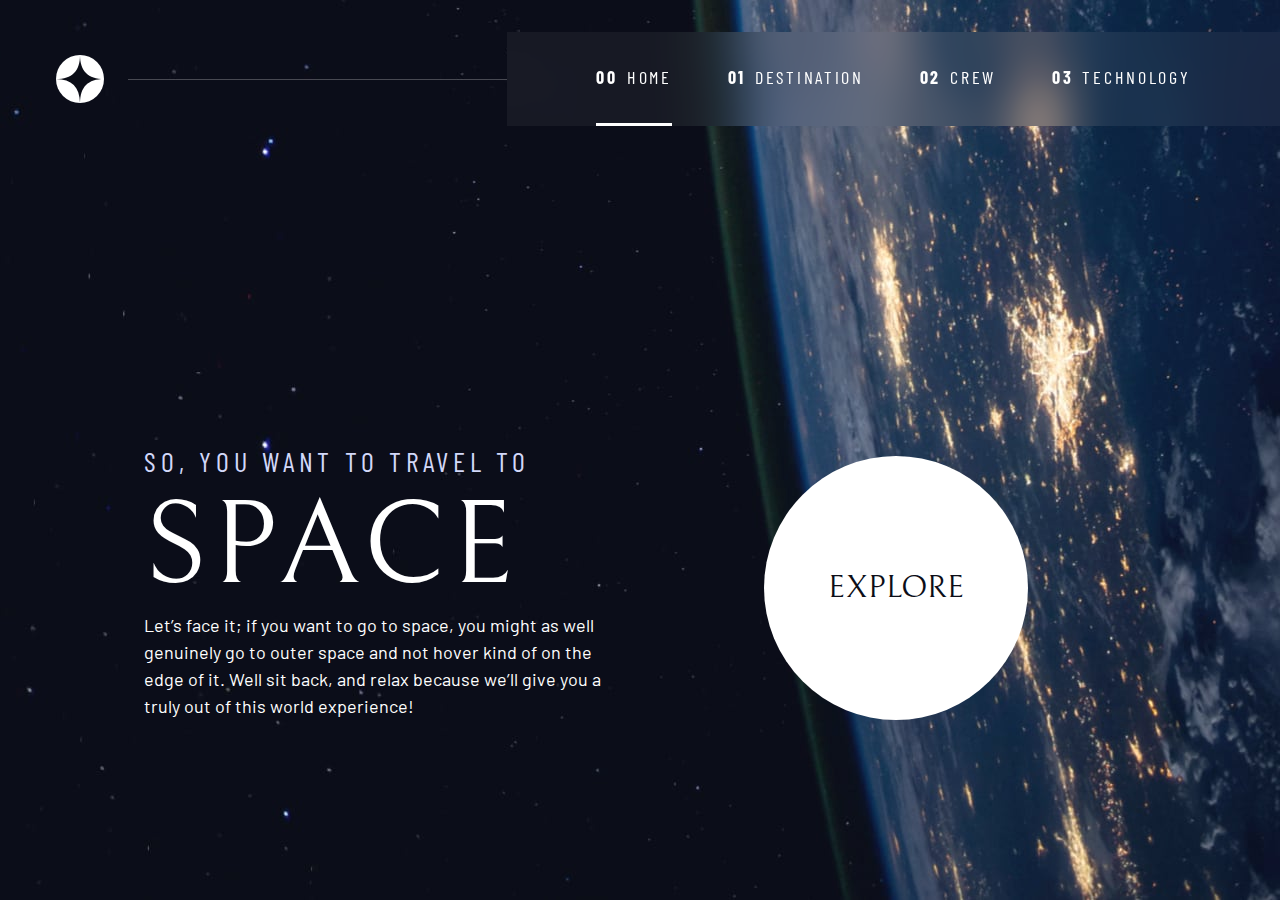
<file: index.html>
<!DOCTYPE html>
<html lang="en">
  <head>
    <meta charset="UTF-8" />
    <meta name="viewport" content="width=device-width, initial-scale=1.0" />
    <!-- Google fonts -->
    <link rel="preconnect" href="https://fonts.googleapis.com" />
    <link rel="preconnect" href="https://fonts.gstatic.com" crossorigin />
    <link
      href="https://fonts.googleapis.com/css2?family=Barlow+Condensed:wght@400;700&family=Bellefair&family=Barlow:wght@400;700&display=swap"
      rel="stylesheet"
    />
    <!-- icon -->
    <link
      rel="icon"
      type="image/png"
      sizes="32x32"
      href="./assets/favicon-32x32.png"
    />
    <!-- custom CSS -->
    <link rel="stylesheet" href="index.css" />
    <title>Frontend Mentor | Space tourism website</title>
    <script src="navigation.js" defer></script>
  </head>
  <body class="home">
    <a class="skip-to-content" href="#main">Skip to content</a>
    <header class="primary-header flex">
      <div>
        <img
          src="./assets/shared/logo.svg"
          alt="space tourism logo"
          class="logo"
        />
      </div>
      <button class="mobile-nav-toggle" aria-controls="primary-navigation" aria-expanded="false"><span class="sr-only">Menu</span></button>
      <nav>
        <ul id="primary-navigation" data-visible="false" class="primary-navigation underline-indicators flex">
          <li class="active">
            <a
              class="ff-sans-cond uppercase text-white letter-spacing-2"
              href="index.html"
              ><span aria-hidden="true">00</span>Home</a
            >
          </li>
          <li>
            <a
              class="ff-sans-cond uppercase text-white letter-spacing-2"
              href="destination.html"
              ><span aria-hidden="true">01</span>Destination</a
            >
          </li>
          <li>
            <a
              class="ff-sans-cond uppercase text-white letter-spacing-2"
              href="crew.html"
              ><span aria-hidden="true">02</span>Crew</a
            >
          </li>
          <li>
            <a
              class="ff-sans-cond uppercase text-white letter-spacing-2"
              href="technology.html"
              ><span aria-hidden="true">03</span>Technology</a
            >
          </li>
        </ul>
      </nav>
    </header>

    <main id="main" class="grid-container grid-container--home">
      <div>
        <h1 class="text-accent fs-500 ff-sans-cond uppercase letter-spacing-1">
          So, you want to travel to
          <span class="fs-900 ff-serif text-white d-block">Space</span>
        </h1>
        <p id="home-text">
          Let’s face it; if you want to go to space, you might as well genuinely
          go to outer space and not hover kind of on the edge of it. Well sit
          back, and relax because we’ll give you a truly out of this world
          experience!
        </p>
      </div>
      <div>
        <a
          href="destination.html"
          class="large-button bg-white text-dark uppercase ff-serif"
          >Explore</a
        >
      </div>
    </main>
  </body>
</html>
</file>
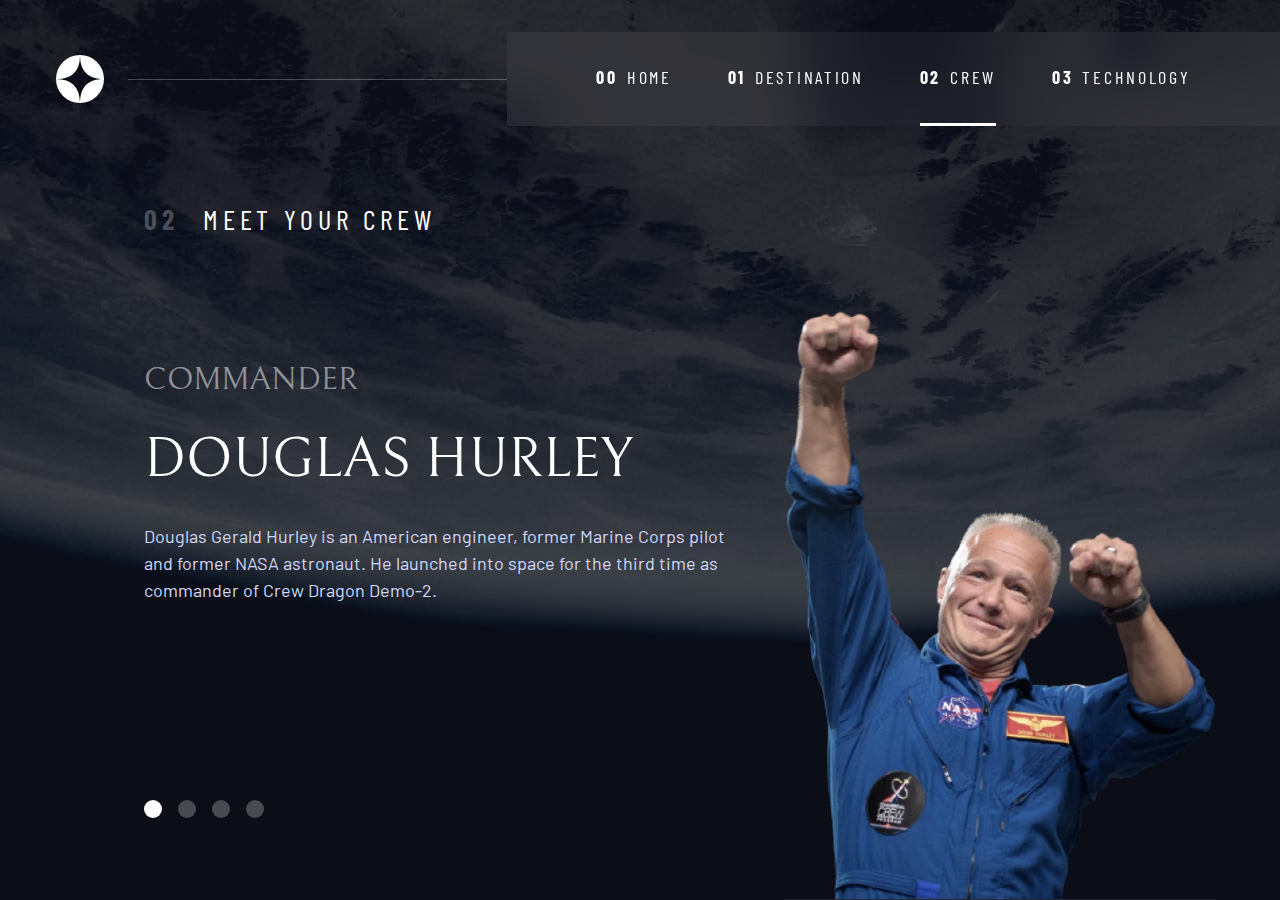
<file: crew.html>
<!DOCTYPE html>
<html lang="en">
  <head>
    <meta charset="UTF-8" />
    <meta name="viewport" content="width=device-width, initial-scale=1.0" />
    <!-- Google fonts -->
    <link rel="preconnect" href="https://fonts.googleapis.com" />
    <link rel="preconnect" href="https://fonts.gstatic.com" crossorigin />
    <link
      href="https://fonts.googleapis.com/css2?family=Barlow+Condensed:wght@400;700&family=Bellefair&family=Barlow:wght@400;700&display=swap"
      rel="stylesheet"
    />
    <!-- icon -->
    <link
      rel="icon"
      type="image/png"
      sizes="32x32"
      href="./assets/favicon-32x32.png"
    />
    <!-- custom CSS -->
    <link rel="stylesheet" href="index.css" />
    <title>Frontend Mentor | Space tourism website</title>
    <script src="navigation.js" defer></script>
    <script src="tabs.js" defer></script>
  </head>
  <body class="crew">
    <a class="skip-to-content" href="#main">Skip to content</a>
    <header class="primary-header flex">
      <div>
        <img
          src="./assets/shared/logo.svg"
          alt="space tourism logo"
          class="logo"
        />
      </div>
      <button
        class="mobile-nav-toggle"
        aria-controls="primary-navigation"
        aria-expanded="false"
      >
        <span class="sr-only">Menu</span>
      </button>
      <nav>
        <ul
          id="primary-navigation"
          data-visible="false"
          class="primary-navigation underline-indicators flex"
        >
          <li>
            <a
              class="ff-sans-cond uppercase text-white letter-spacing-2"
              href="index.html"
              ><span aria-hidden="true">00</span>Home</a
            >
          </li>
          <li>
            <a
              class="ff-sans-cond uppercase text-white letter-spacing-2"
              href="destination.html"
              ><span aria-hidden="true">01</span>Destination</a
            >
          </li>
          <li class="active">
            <a
              class="ff-sans-cond uppercase text-white letter-spacing-2"
              href="crew.html"
              ><span aria-hidden="true">02</span>Crew</a
            >
          </li>
          <li>
            <a
              class="ff-sans-cond uppercase text-white letter-spacing-2"
              href="technology.html"
              ><span aria-hidden="true">03</span>Technology</a
            >
          </li>
        </ul>
      </nav>
    </header>
    <main id="main" class="grid-container grid-container--crew flow">
      <h1 class="numbered-title"><span aria-hidden="true">02</span> Meet your crew</h1>

      <div class="dot-indicators flex" role="tablist" aria-label="crew list">
        <button aria-selected="true" role="tab" aria-controls="commander-tab" tabindex="0" data-image="commander-image"><span class="sr-only">The Commander</span></button>
        <button aria-selected="false" role="tab" aria-controls="specialist-tab" tabindex="-1" data-image="specialist-image"><span class="sr-only">The mission specialist</span></button>
        <button aria-selected="false" role="tab" aria-controls="pilot-tab" tabindex="-1" data-image="pilot-image"><span class="sr-only">The pilot</span></button>
        <button aria-selected="false" role="tab" aria-controls="engineer-tab" tabindex="-1" data-image="engineer-image"><span class="sr-only">The crew engineer</span></button>
      </div>

      <!-- Commander Tab -->
      <article class="crew-details flow" id="commander-tab" tabindex="0" role="tabpanel">
        <header class="flow flow-space--small">
          <h2 class="fs-600 ff-serif uppercase">Commander</h2>
          <p class="fs-700 uppercase ff-serif">Douglas Hurley</p>
        </header>
        <p class="text-accent">
          Douglas Gerald Hurley is an American engineer, former Marine
          Corps pilot and former NASA astronaut. He launched into space for the third
          time as commander of Crew Dragon Demo-2.
        </p>
      </article>

      <!-- Specialist Tab -->
      <article hidden class="crew-details flow" id="specialist-tab" tabindex="0" role="tabpanel">
        <header class="flow flow-space--small">
          <h2 class="fs-600 ff-serif uppercase">Mission Specialist</h2>
          <p class="fs-700 uppercase ff-serif">Mark Shuttleworth</p>
        </header>
        <p class="text-accent">
          Mark Richard Shuttleworth is the founder and CEO of Canonical, the company behind 
          the Linux-based Ubuntu operating system. Shuttleworth became the first South 
          African to travel to space as a space tourist.
        </p>
      </article>

      <!-- Pilot Tab -->
      <article hidden class="crew-details flow" id="pilot-tab" tabindex="0" role="tabpanel">
        <header class="flow flow-space--small">
          <h2 class="fs-600 ff-serif uppercase">Pilot</h2>
          <p class="fs-700 uppercase ff-serif">Victor Glover</p>
        </header>
        <p class="text-accent">
          Pilot on the first operational flight of the SpaceX Crew Dragon to the 
          International Space Station. Glover is a commander in the U.S. Navy where 
          he pilots an F/A-18.He was a crew member of Expedition 64, and served as a 
          station systems flight engineer. 
        </p>
      </article>

      <!-- Engineer Tab -->
      <article hidden class="crew-details flow" id="engineer-tab" tabindex="0" role="tabpanel">
        <header class="flow flow-space--small">
          <h2 class="fs-600 ff-serif uppercase">Flight Engineer</h2>
          <p class="fs-700 uppercase ff-serif">Anousheh Ansari</p>
        </header>
        <p class="text-accent">
          Anousheh Ansari is an Iranian American engineer and co-founder of Prodea Systems. 
          Ansari was the fourth self-funded space tourist, the first self-funded woman to 
          fly to the ISS, and the first Iranian in space.
        </p>
      </article>

      <picture id="commander-image">
        <source srcset="assets/crew/image-douglas-hurley.webp" type="image/webp">
        <img src="assets/crew/image-douglas-hurley.png" alt="Douglas Hurley">
      </picture>
      <picture id="specialist-image" hidden>
        <source srcset="assets/crew/image-mark-shuttleworth.webp" type="image/webp">
        <img src="assets/crew/image-mark-shuttleworth.png" alt="Mark Shuttleworth">
      </picture>
      <picture id="pilot-image" hidden>
        <source srcset="assets/crew/image-victor-glover.webp" type="image/webp">
        <img src="assets/crew/image-victor-glover.png" alt="Victor Glover">
      </picture>
      <picture id="engineer-image" hidden>
        <source srcset="assets/crew/image-anousheh-ansari.webp" type="image/webp">
        <img src="assets/crew/image-anousheh-ansari.png" alt="Anousheh Ansari">
      </picture>
    </main>
  </body>
</html>
</file>
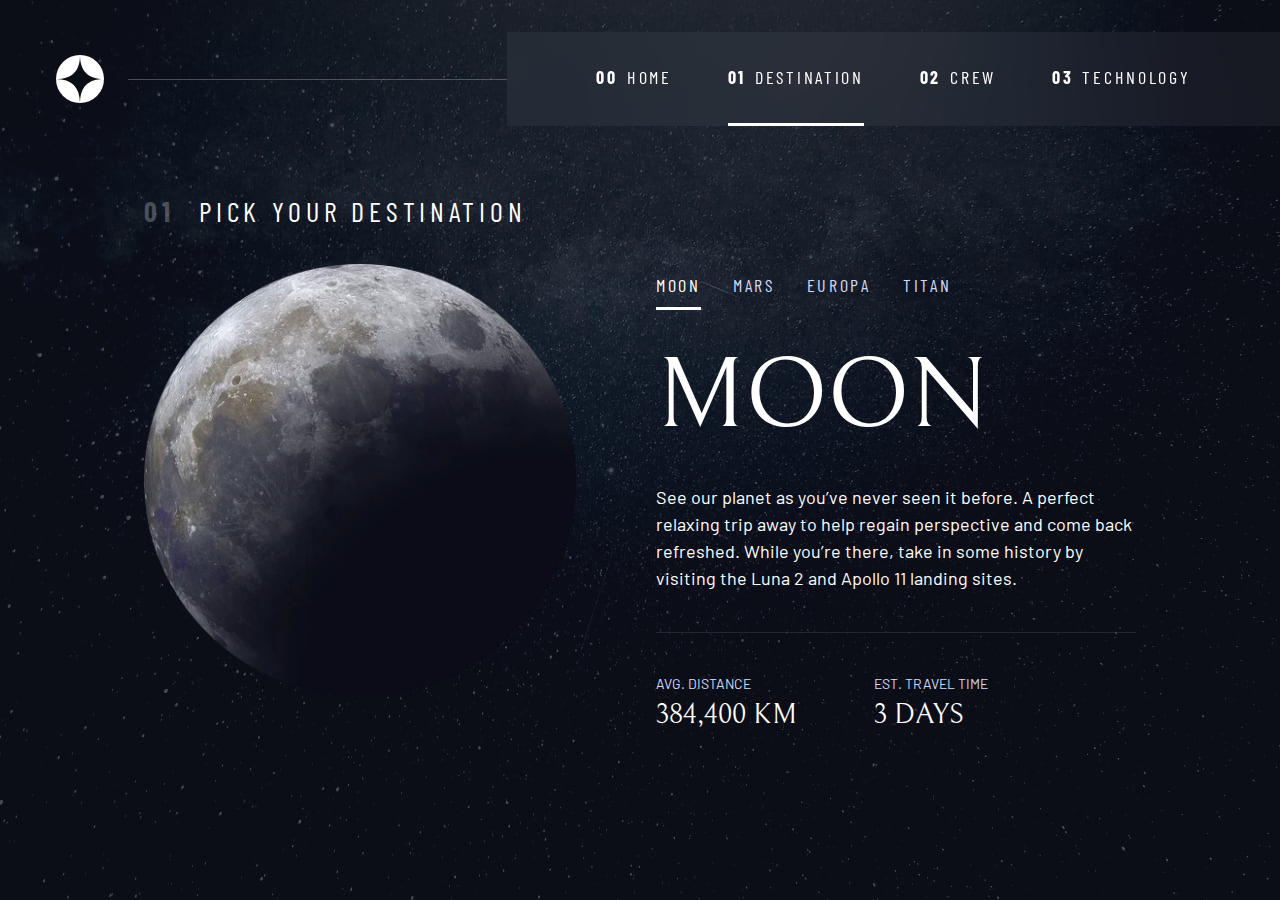
<file: destination.html>
<!DOCTYPE html>
<html lang="en">
  <head>
    <meta charset="UTF-8" />
    <meta name="viewport" content="width=device-width, initial-scale=1.0" />
    <!-- Google fonts -->
    <link rel="preconnect" href="https://fonts.googleapis.com" />
    <link rel="preconnect" href="https://fonts.gstatic.com" crossorigin />
    <link
      href="https://fonts.googleapis.com/css2?family=Barlow+Condensed:wght@400;700&family=Bellefair&family=Barlow:wght@400;700&display=swap"
      rel="stylesheet"
    />
    <!-- icon -->
    <link
      rel="icon"
      type="image/png"
      sizes="32x32"
      href="./assets/favicon-32x32.png"
    />
    <!-- custom CSS -->
    <link rel="stylesheet" href="index.css" />
    <title>Frontend Mentor | Space tourism website</title>
    <script src="navigation.js" defer></script>
    <script src="tabs.js" defer></script>
  </head>
  <body class="destination">
    <a class="skip-to-content" href="#main">Skip to content</a>
    <header class="primary-header flex">
      <div>
        <img
          src="./assets/shared/logo.svg"
          alt="space tourism logo"
          class="logo"
        />
      </div>
      <button
        class="mobile-nav-toggle"
        aria-controls="primary-navigation"
        aria-expanded="false"
      >
        <span class="sr-only">Menu</span>
      </button>
      <nav>
        <ul
          id="primary-navigation"
          data-visible="false"
          class="primary-navigation underline-indicators flex"
        >
          <li>
            <a
              class="ff-sans-cond uppercase text-white letter-spacing-2"
              href="index.html"
              ><span aria-hidden="true">00</span>Home</a
            >
          </li>
          <li class="active">
            <a
              class="ff-sans-cond uppercase text-white letter-spacing-2"
              href="destination.html"
              ><span aria-hidden="true">01</span>Destination</a
            >
          </li>
          <li>
            <a
              class="ff-sans-cond uppercase text-white letter-spacing-2"
              href="crew.html"
              ><span aria-hidden="true">02</span>Crew</a
            >
          </li>
          <li>
            <a
              class="ff-sans-cond uppercase text-white letter-spacing-2"
              href="technology.html"
              ><span aria-hidden="true">03</span>Technology</a
            >
          </li>
        </ul>
      </nav>
    </header>

    <main id="main" class="grid-container grid-container--destination flow">
      <h1 class="numbered-title">
        <span aria-hidden="true">01</span> Pick your destination
      </h1>

      <!-- Pictures for each planet. Controlled by tabs -->
      <picture id="moon-image">
        <source srcset="assets/destination/image-moon.webp" type="image/webp" />
        <img src="assets/destination/image-moon.png" alt="the moon" />
      </picture>
      <picture id="mars-image" hidden>
        <source srcset="assets/destination/image-mars.webp" type="image/webp" />
        <img src="assets/destination/image-mars.png" alt="the planet mars" />
      </picture>
      <picture id="europa-image" hidden>
        <source
          srcset="assets/destination/image-europa.webp"
          type="image/webp"
        />
        <img
          src="assets/destination/image-europa.png"
          alt="the planet europa"
        />
      </picture>
      <picture id="titan-image" hidden>
        <source
          srcset="assets/destination/image-titan.webp"
          type="image/webp"
        />
        <img src="assets/destination/image-titan.png" alt="the moon titan" />
      </picture>

      <!-- Buttons for tabs between planets -->
      <div class="tab-list underline-indicators flex" role="tablist" aria-label="destination list">
        <button aria-selected="true" role="tab" aria-controls="moon-tab" class="uppercase ff-sans-cond text-accent letter-spacing-2" tabindex="0" data-image="moon-image">Moon</button>
        <button aria-selected="false" role="tab" aria-controls="mars-tab" class="uppercase ff-sans-cond text-accent letter-spacing-2" tabindex="-1" data-image="mars-image">Mars</button>
        <button aria-selected="false" role="tab" aria-controls="europa-tab" class="uppercase ff-sans-cond text-accent letter-spacing-2" tabindex="-1" data-image="europa-image">Europa</button>
        <button aria-selected="false" role="tab" aria-controls="titan-tab" class="uppercase ff-sans-cond text-accent letter-spacing-2" tabindex="-1" data-image="titan-image">Titan</button>
    </div>

      <!-- The moon -->
    <article class="destination-info flow" id="moon-tab" tabindex="0" role="tabpanel">
      <h2 class="fs-800 uppercase ff-serif">Moon</h2>

      <p>See our planet as you’ve never seen it before. A perfect relaxing trip away to help 
      regain perspective and come back refreshed. While you’re there, take in some history 
      by visiting the Luna 2 and Apollo 11 landing sites.</p>
      
      <div class="destination-meta flex">
        <div>
          <h3 class="text-accent fs-200 uppercase">Avg. distance</h3>
          <p class="ff-serif uppercase">384,400 km</p>
        </div>
        <div>
          <h3 class="text-accent fs-200 uppercase">Est. travel time</h3>
          <p class="ff-serif uppercase">3 days</p>
        </div>
      </div>
    </article>
    
    <!-- Mars -->
    <article hidden class="destination-info flow" id="mars-tab" tabindex="0" role="tabpanel">
      <h2 class="fs-800 uppercase ff-serif">Mars</h2>

      <p>Don’t forget to pack your hiking boots. You’ll need them to tackle Olympus Mons, 
  the tallest planetary mountain in our solar system. It’s two and a half times 
  the size of Everest!</p>
      
      <div class="destination-meta flex">
        <div>
          <h3 class="text-accent fs-200 uppercase">Avg. distance</h3>
          <p class="ff-serif uppercase">225 mil. km</p>
        </div>
        <div>
          <h3 class="text-accent fs-200 uppercase">Est. travel time</h3>
          <p class="ff-serif uppercase">9 months</p>
        </div>
      </div>
    </article>
    
    <!-- Europa -->
    <article hidden class="destination-info flow" id="europa-tab" tabindex="0" role="tabpanel">
      <h2 class="fs-800 uppercase ff-serif">Europa</h2>

      <p>The smallest of the four Galilean moons orbiting Jupiter, Europa is a 
  winter lover’s dream. With an icy surface, it’s perfect for a bit of 
  ice skating, curling, hockey, or simple relaxation in your snug 
  wintery cabin.</p>
      <div class="destination-meta flex">
        <div>
          <h3 class="text-accent fs-200 uppercase">Avg. distance</h3>
          <p class="ff-serif uppercase">628 mil. km</p>
        </div>
        <div>
          <h3 class="text-accent fs-200 uppercase">Est. travel time</h3>
          <p class="ff-serif uppercase">3 years</p>
        </div>
      </div>
    </article>
    
    <!-- Titan -->
    <article hidden class="destination-info flow" id="titan-tab" tabindex="0" role="tabpanel">
      <h2 class="fs-800 uppercase ff-serif">Titan</h2>

      <p>The only moon known to have a dense atmosphere other than Earth, Titan 
  is a home away from home (just a few hundred degrees colder!). As a 
  bonus, you get striking views of the Rings of Saturn.</p>
      
      <div class="destination-meta flex">
        <div>
          <h3 class="text-accent fs-200 uppercase">Avg. distance</h3>
          <p class="ff-serif uppercase">1.6 bil. km</p>
        </div>
        <div>
          <h3 class="text-accent fs-200 uppercase">Est. travel time</h3>
          <p class="ff-serif uppercase">7 years</p>
        </div>
      </div>
    </article>
    </main>
  </body>
</html>
</file>
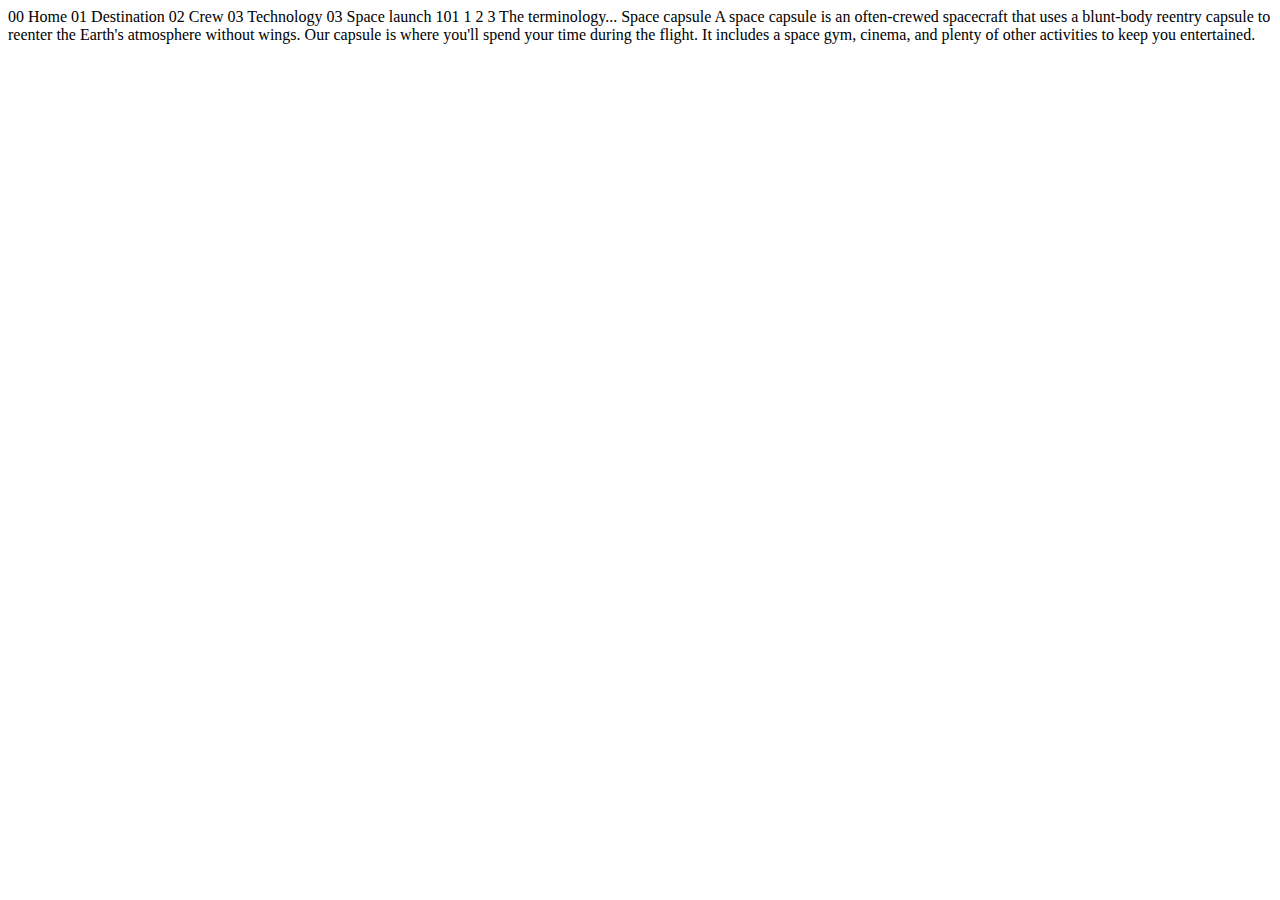
<file: technology-capsule.html>
<!DOCTYPE html>
<html lang="en">
<head>
  <meta charset="UTF-8">
  <meta name="viewport" content="width=device-width, initial-scale=1.0">

  <link rel="icon" type="image/png" sizes="32x32" href="./assets/favicon-32x32.png">
  
  <title>Frontend Mentor | Space tourism website</title>
</head>
<body>

  00 Home
  01 Destination
  02 Crew
  03 Technology

  03 Space launch 101

  1
  2
  3

  The terminology...
  Space capsule

  A space capsule is an often-crewed spacecraft that uses a blunt-body reentry 
  capsule to reenter the Earth's atmosphere without wings. Our capsule is where 
  you'll spend your time during the flight. It includes a space gym, cinema, 
  and plenty of other activities to keep you entertained.
</body>
</html>
</file>
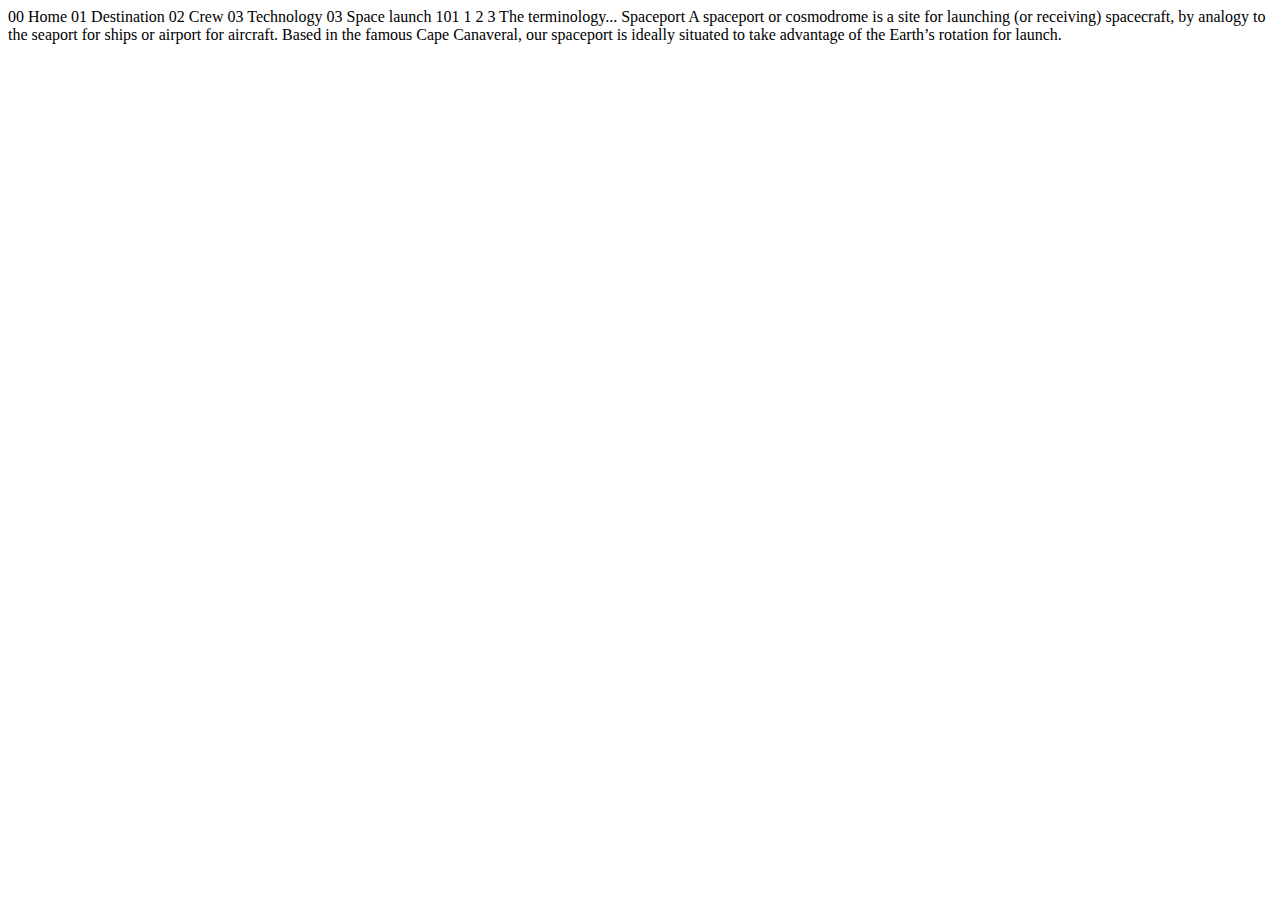
<file: technology-spaceport.html>
<!DOCTYPE html>
<html lang="en">
<head>
  <meta charset="UTF-8">
  <meta name="viewport" content="width=device-width, initial-scale=1.0">

  <link rel="icon" type="image/png" sizes="32x32" href="./assets/favicon-32x32.png">
  
  <title>Frontend Mentor | Space tourism website</title>
</head>
<body>

  00 Home
  01 Destination
  02 Crew
  03 Technology

  03 Space launch 101

  1
  2
  3

  The terminology...
  Spaceport

  A spaceport or cosmodrome is a site for launching (or receiving) spacecraft, 
  by analogy to the seaport for ships or airport for aircraft. Based in the 
  famous Cape Canaveral, our spaceport is ideally situated to take advantage 
  of the Earth’s rotation for launch.
</body>
</html>
</file>
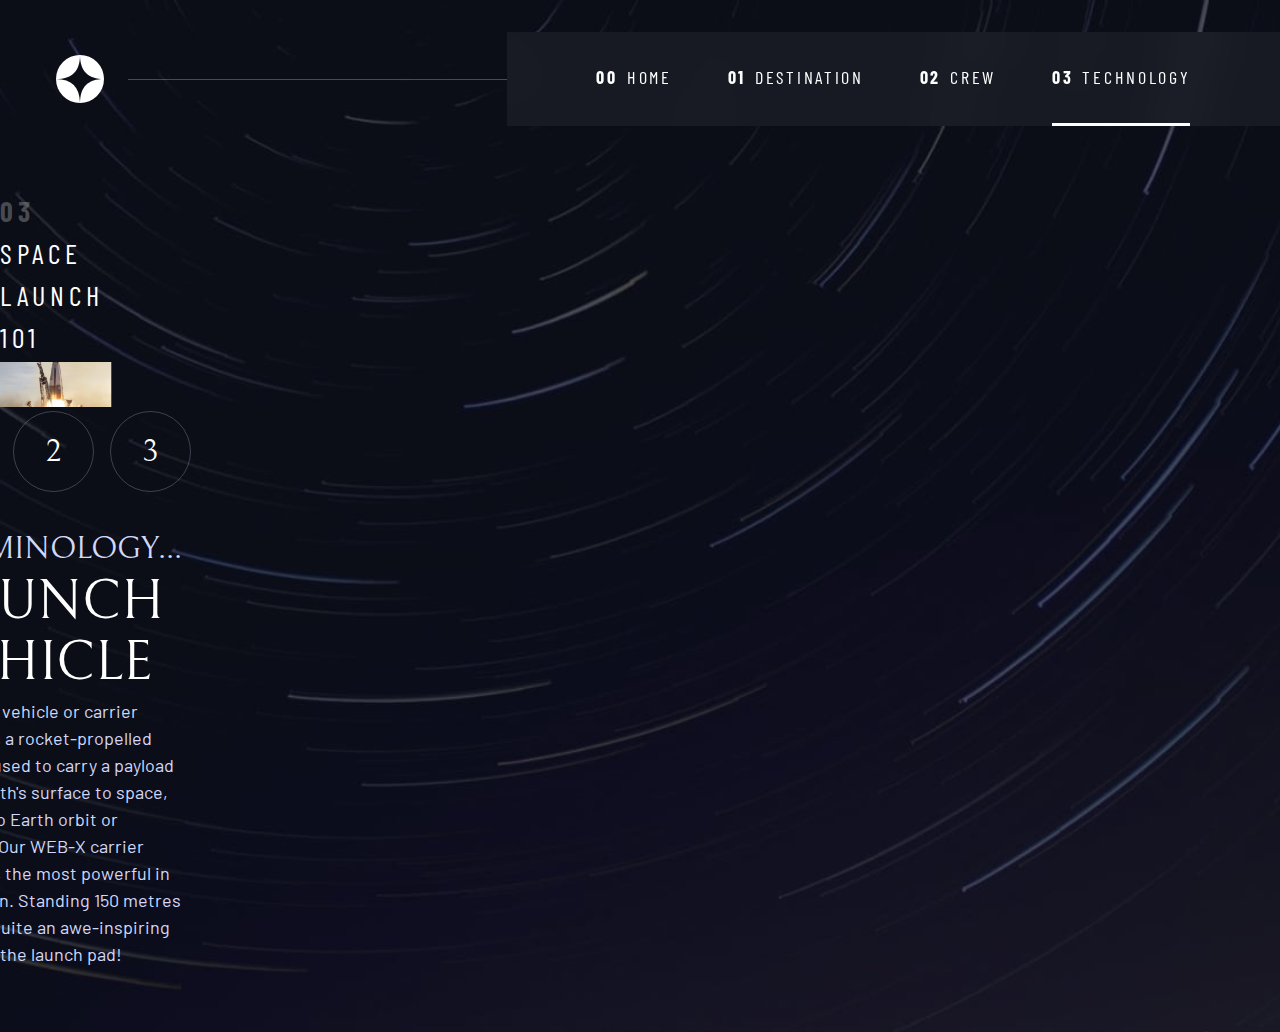
<file: technology.html>
<!DOCTYPE html>
<html lang="en">
<head>
  <meta charset="UTF-8" />
  <meta name="viewport" content="width=device-width, initial-scale=1.0" />
  <!-- Google fonts -->
  <link rel="preconnect" href="https://fonts.googleapis.com" />
  <link rel="preconnect" href="https://fonts.gstatic.com" crossorigin />
  <link
    href="https://fonts.googleapis.com/css2?family=Barlow+Condensed:wght@400;700&family=Bellefair&family=Barlow:wght@400;700&display=swap"
    rel="stylesheet"
  />
  <!-- icon -->
  <link
    rel="icon"
    type="image/png"
    sizes="32x32"
    href="./assets/favicon-32x32.png"
  />
  <!-- custom CSS -->
  <link rel="stylesheet" href="index.css" />
  <title>Frontend Mentor | Space tourism website</title>
  <script src="navigation.js" defer></script>
  <script src="tabs.js" defer></script>
</head>
<body class="technology">
  <a class="skip-to-content" href="#main">Skip to content</a>
  <header class="primary-header flex">
    <div>
      <img
        src="./assets/shared/logo.svg"
        alt="space tourism logo"
        class="logo"
      />
    </div>
    <button
      class="mobile-nav-toggle"
      aria-controls="primary-navigation"
      aria-expanded="false"
    >
      <span class="sr-only">Menu</span>
    </button>
    <nav>
      <ul
        id="primary-navigation"
        data-visible="false"
        class="primary-navigation underline-indicators flex"
      >
        <li>
          <a
            class="ff-sans-cond uppercase text-white letter-spacing-2"
            href="index.html"
            ><span aria-hidden="true">00</span>Home</a
          >
        </li>
        <li>
          <a
            class="ff-sans-cond uppercase text-white letter-spacing-2"
            href="destination.html"
            ><span aria-hidden="true">01</span>Destination</a
          >
        </li>
        <li>
          <a
            class="ff-sans-cond uppercase text-white letter-spacing-2"
            href="crew.html"
            ><span aria-hidden="true">02</span>Crew</a
          >
        </li>
        <li class="active">
          <a
            class="ff-sans-cond uppercase text-white letter-spacing-2"
            href="technology.html"
            ><span aria-hidden="true">03</span>Technology</a
          >
        </li>
      </ul>
    </nav>
  </header>

  <main id="main" class="grid-container grid-container--technology flow">
    <h1 class="numbered-title"><span aria-hidden="true">03</span> Space launch 101</h1>

    <!-- Numbers -->
    <div class="number-indicators flex" role="tablist" aria-label="technology list">
      <button aria-selected="true" role="tab" aria-controls="launch-tab" tabindex="0" data-image="launch-image" class="text-white ff-serif fs-600">1</button>
      <button aria-selected="false" role="tab" aria-controls="-tab" tabindex="0" data-image="-image" class="text-white ff-serif fs-600">2</button>
      <button aria-selected="false" role="tab" aria-controls="-tab" tabindex="0" data-image="-image" class="text-white ff-serif fs-600">3</button>
    </div>

    <article class="technology-details flow" id="launch-tab" tabindex="0" role="tabpanel">
      <header class="flow flow-space--small">
        <h2 class="fs-600 ff-serif uppercase">The terminology...</h2>
        <p class="fs-700 uppercase ff-serif">Launch vehicle</p>
      </header>
      <p class="text-accent">
        A launch vehicle or carrier rocket is a rocket-propelled vehicle used to carry a 
        payload from Earth's surface to space, usually to Earth orbit or beyond. Our 
        WEB-X carrier rocket is the most powerful in operation. Standing 150 metres tall, 
        it's quite an awe-inspiring sight on the launch pad!
      </p>
    </article>

    <picture id="launch-image">
      <img src="assets/technology/image-launch-vehicle-landscape.jpg" alt="Launch vehicle"> 
    </picture>
  </main>
</body>
</html>
</file>
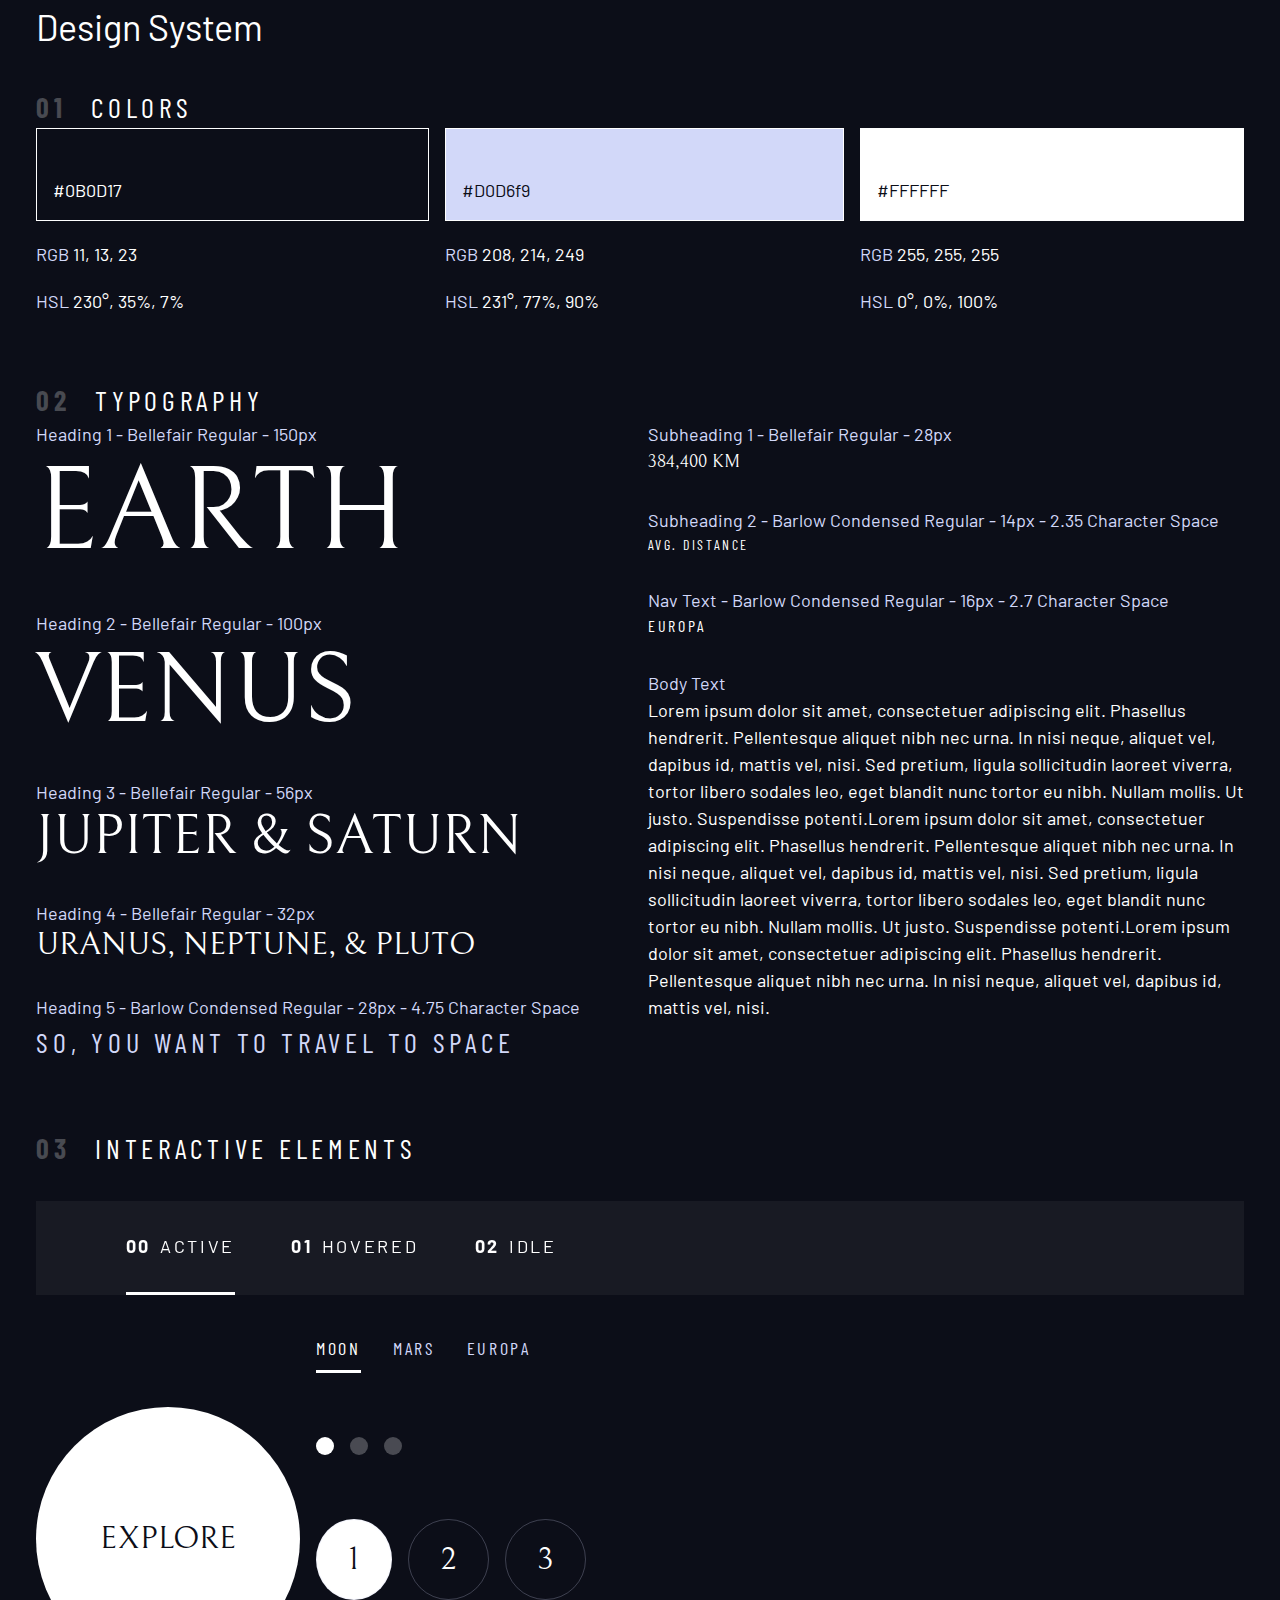
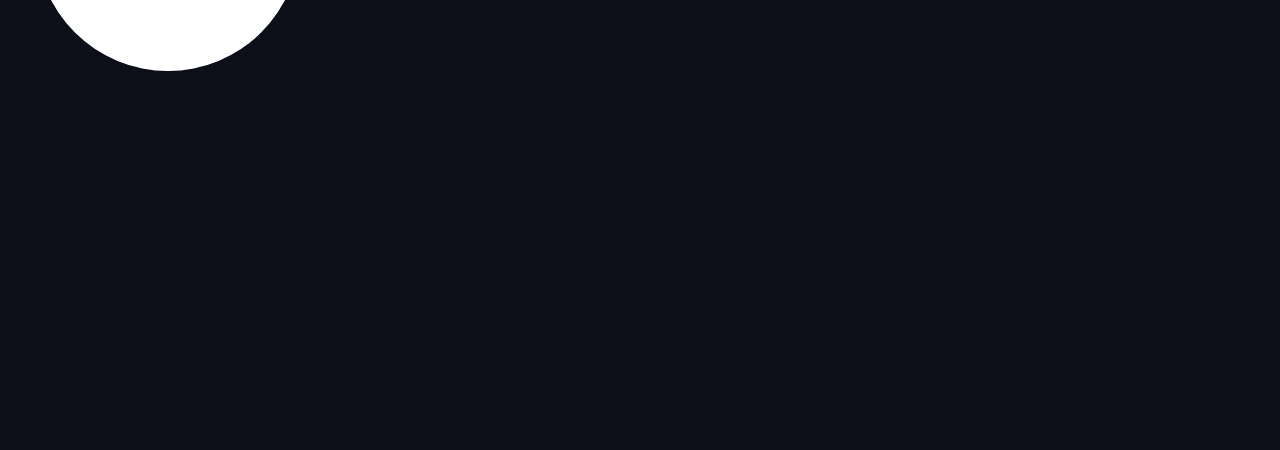
<file: design system/design-system.html>
<!DOCTYPE html>
<html lang="en">
  <head>
    <meta charset="UTF-8" />
    <meta http-equiv="X-UA-Compatible" content="IE=edge" />
    <meta name="viewport" content="width=device-width, initial-scale=1.0" />
    <link rel="preconnect" href="https://fonts.googleapis.com">
    <link rel="preconnect" href="https://fonts.gstatic.com" crossorigin>
    <link href="https://fonts.googleapis.com/css2?family=Barlow+Condensed:wght@400;700&family=Bellefair&family=Barlow:wght@400;700&display=swap"
        rel="stylesheet">

    <link rel="stylesheet" href="../index.css" />
    <title>Design system</title>
  </head>
  <body>
    <div class="container">
      <h1>Design System</h1>

      <section id="colors">
        <h2 class="numbered-title"><span>01</span> colors</h2>
        <div class="flex">
          <div class="flow" style="flex-grow: 1; --flow-space: 1.25rem">
            <div class="bg-dark text-white" style="padding: 3rem 1rem 1rem; border: 1px solid white">
              #0B0D17
            </div>
            <p><span class="text-accent">RGB</span> 11, 13, 23</p>
            <p><span class="text-accent">HSL</span> 230°, 35%, 7%</p>
          </div>
          <div class="flow" style="flex-grow: 1; --flow-space: 1.25rem">
            <div
              class="bg-accent text-dark"
              style="padding: 3rem 1rem 1rem; border: 1px solid white"
            >
              #D0D6f9
            </div>
            <p><span class="text-accent">RGB</span> 208, 214, 249</p>
            <p><span class="text-accent">HSL</span> 231°, 77%, 90%</p>
          </div>
          <div class="flow" style="flex-grow: 1; --flow-space: 1.25rem">
            <div
              class="bg-white text-dark"
              style="padding: 3rem 1rem 1rem; border: 1px solid white"
            >
              #FFFFFF
            </div>
            <p><span class="text-accent">RGB</span> 255, 255, 255</p>
            <p><span class="text-accent">HSL</span> 0°, 0%, 100%</p>
          </div>
        </div>
      </section>

      <section id="typography"  style="margin: 4rem 0">
        <h2 class="numbered-title"><span>02 </span>Typography</h2>
        <div class="flex">
            <div class="flow" style="flex-basis: 100%; --flow-space: 2rem;">
                <div> 
                    <p class="text-accent">Heading 1 - Bellefair Regular - 150px</p>
                    <p class="fs-900  ff-serif uppercase">Earth</p>
                </div>
                <div> 
                    <p class="text-accent">Heading 2 - Bellefair Regular - 100px</p>
                    <p class="fs-800  ff-serif uppercase">Venus</p>
                </div>
                <div> 
                    <p class="text-accent">Heading 3 - Bellefair Regular - 56px</p>
                    <p class="fs-700  ff-serif uppercase">Jupiter & Saturn</p>
                </div>
                <div> 
                    <p class="text-accent">Heading 4 - Bellefair Regular - 32px</p>
                    <p class="fs-600  ff-serif uppercase">Uranus, Neptune, & Pluto</p>
                </div>
                <div> 
                    <p class="text-accent">Heading 5 - Barlow Condensed Regular - 28px - 4.75 Character Space</p>
                    <p class=" text-accent fs-500  ff-sans-cond uppercase letter-spacing-1" >So, you want to travel to space</p>
                </div>
            
            </div>
            
            <div class="flow" style="flex-basis: 100%; --flow-space: 2rem;">
                <div> 
                    <p class="text-accent">Subheading 1 - Bellefair Regular - 28px</p>
                    <p class="fs-400 ff-serif uppercase">384,400 km</p>
                </div>
                <div> 
                    <p class="text-accent">Subheading 2 - Barlow Condensed Regular - 14px - 2.35 Character Space</p>
                    <p class="fs-200 ff-sans-cond uppercase letter-spacing-3">Avg. Distance</p>
                </div>
                <div> 
                    <p class="text-accent">Nav Text - Barlow Condensed Regular - 16px - 2.7 Character Space</p>
                    <p class="fs-300 ff-sans-cond uppercase letter-spacing-2">Europa</p>
                </div>
                <div> 
                    <p class="text-accent">Body Text</p>
                    <p>Lorem ipsum dolor sit amet, consectetuer adipiscing elit. Phasellus hendrerit. Pellentesque aliquet nibh nec urna. In nisi neque, aliquet vel, dapibus id, mattis vel, nisi. Sed pretium, ligula sollicitudin laoreet viverra, tortor libero sodales leo, eget blandit nunc tortor eu nibh. Nullam mollis. Ut justo. Suspendisse potenti.Lorem ipsum dolor sit amet, consectetuer adipiscing elit. Phasellus hendrerit. Pellentesque aliquet nibh nec urna. In nisi neque, aliquet vel, dapibus id, mattis vel, nisi. Sed pretium, ligula sollicitudin laoreet viverra, tortor libero sodales leo, eget blandit nunc tortor eu nibh. Nullam mollis. Ut justo. Suspendisse potenti.Lorem ipsum dolor sit amet, consectetuer adipiscing elit. Phasellus hendrerit. Pellentesque aliquet nibh nec urna. In nisi neque, aliquet vel, dapibus id, mattis vel, nisi. </p>
                </div>
            </div>
        </div>
    </section>

    <section class="flow" id="interactive-elements">
        <h2 class="numbered-title"><span>03</span> Interactive elements</h2>
        
        <!-- navigation -->
        <div>
            <nav>
                <ul class="primary-navigation underline-indicators flex">
                    <li class="active"><a class="uppercase text-white letter-spacing-2" href="#"><span>00</span>Active</a>
                    <li><a class="uppercase text-white letter-spacing-2" href="#"><span>01</span>Hovered</a>
                    <li><a class="uppercase text-white letter-spacing-2" href="#"><span>02</span>Idle</a>
                </ul>
            </nav>
        </div>
        
        <div class="flex">
            <div style="margin-top: 5rem;">
                <!-- explore button -->
                <a href="#" class="large-button bg-white text-dark uppercase ff-serif fs-600">Explore</a>
            </div>
            
            <div class="flow" style="margin-bottom: 50vh; --flow-space: 4rem">
                <!-- Tabs -->
                <div class="tab-list underline-indicators flex">
                    <button aria-selected="true" class="ff-sans-cond text-accent letter-spacing-2 uppercase">Moon</button>
                    <button aria-selected="false" class="ff-sans-cond text-accent letter-spacing-2 uppercase">Mars</button>
                    <button aria-selected="false" class="ff-sans-cond text-accent letter-spacing-2 uppercase">Europa</button>
                </div>
                
                <!-- Dots -->
                <div class="dot-indicators flex">
                    <button aria-selected="true"><span class="sr-only">Slide title</span></button>
                    <button aria-selected="false"><span class="sr-only">Slide title</span></button>
                    <button aria-selected="false"><span class="sr-only">Slide title</span></button>
                </div>
                
                <!-- Numbers -->
                <div class="number-indicators flex">
                    <button aria-selected="true" class="text-white ff-serif fs-600">1</button>
                    <button aria-selected="false" class="text-white ff-serif fs-600">2</button>
                    <button aria-selected="false" class="text-white ff-serif fs-600">3</button>
                </div>
            </div>
        </div>
        
    </section>
    </div>
  </body>
</html>
</file>
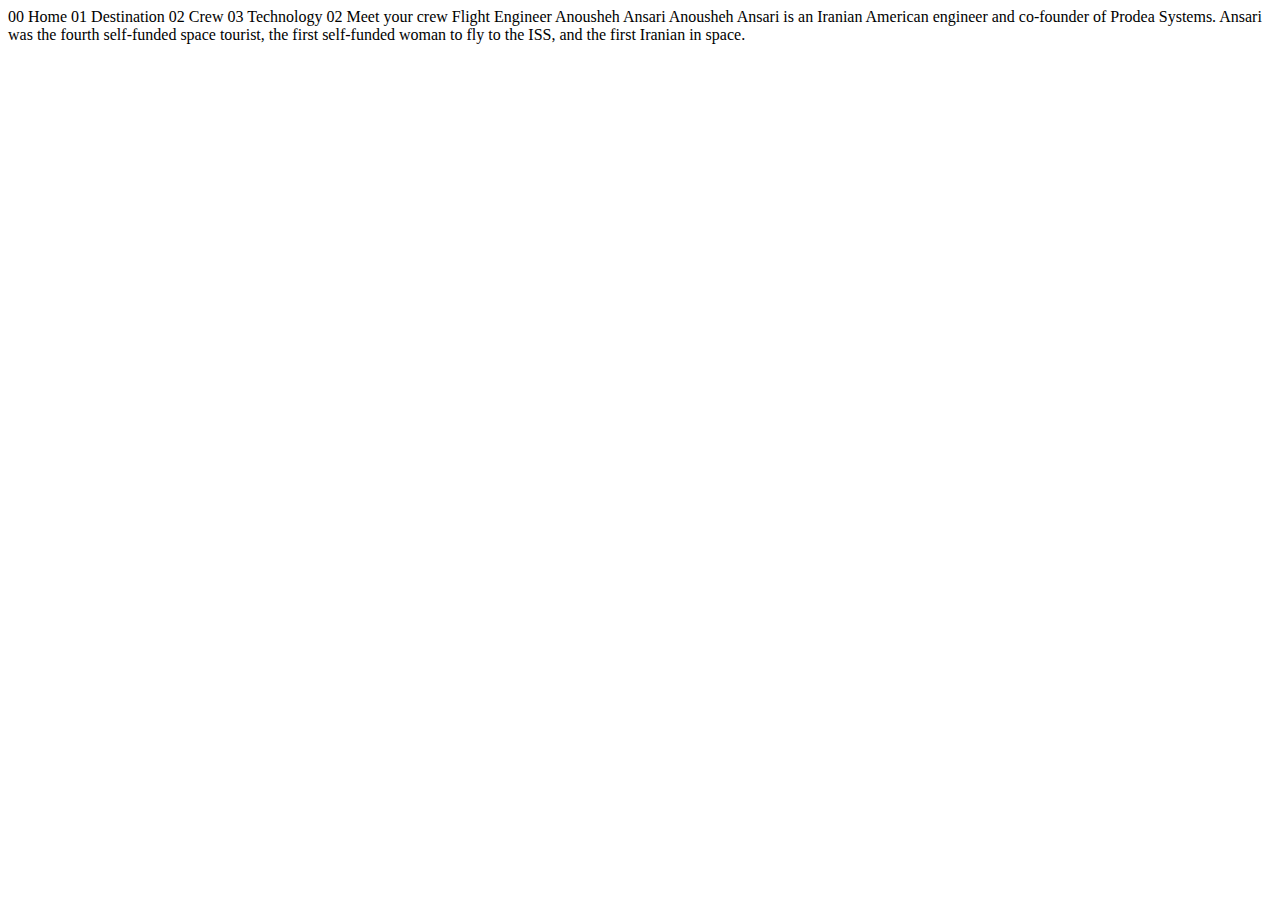
<file: starter-code/crew-engineer.html>
<!DOCTYPE html>
<html lang="en">
<head>
  <meta charset="UTF-8">
  <meta name="viewport" content="width=device-width, initial-scale=1.0">

  <link rel="icon" type="image/png" sizes="32x32" href="./assets/favicon-32x32.png">
  
  <title>Frontend Mentor | Space tourism website</title>
</head>
<body>

  00 Home
  01 Destination
  02 Crew
  03 Technology

  02 Meet your crew

  Flight Engineer
  Anousheh Ansari

  Anousheh Ansari is an Iranian American engineer and co-founder of Prodea Systems. 
  Ansari was the fourth self-funded space tourist, the first self-funded woman to 
  fly to the ISS, and the first Iranian in space. 
</body>
</html>
</file>
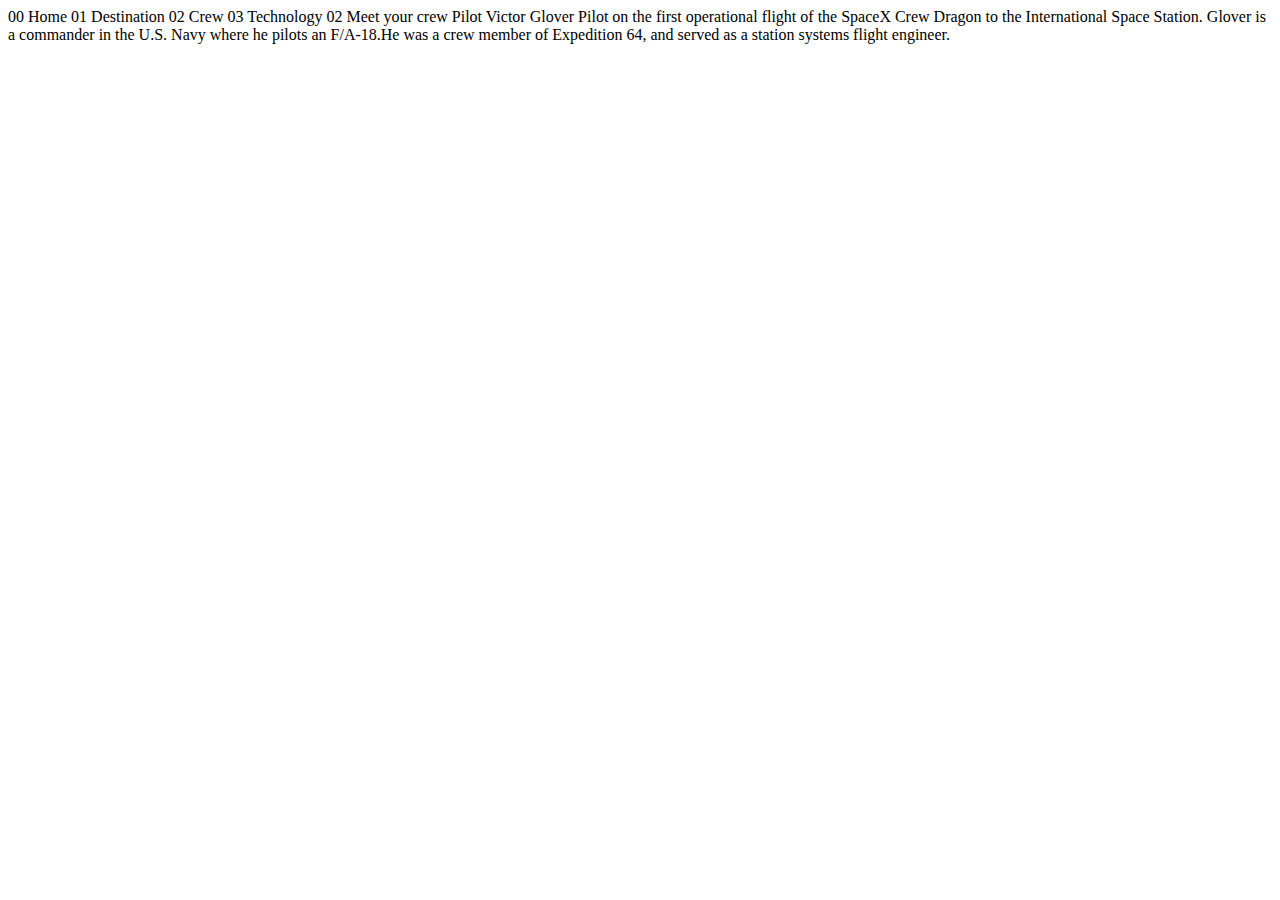
<file: starter-code/crew-pilot.html>
<!DOCTYPE html>
<html lang="en">
<head>
  <meta charset="UTF-8">
  <meta name="viewport" content="width=device-width, initial-scale=1.0">

  <link rel="icon" type="image/png" sizes="32x32" href="./assets/favicon-32x32.png">
  
  <title>Frontend Mentor | Space tourism website</title>
</head>
<body>

  00 Home
  01 Destination
  02 Crew
  03 Technology

  02 Meet your crew

  Pilot
  Victor Glover

  Pilot on the first operational flight of the SpaceX Crew Dragon to the 
  International Space Station. Glover is a commander in the U.S. Navy where 
  he pilots an F/A-18.He was a crew member of Expedition 64, and served as a 
  station systems flight engineer. 
</body>
</html>
</file>
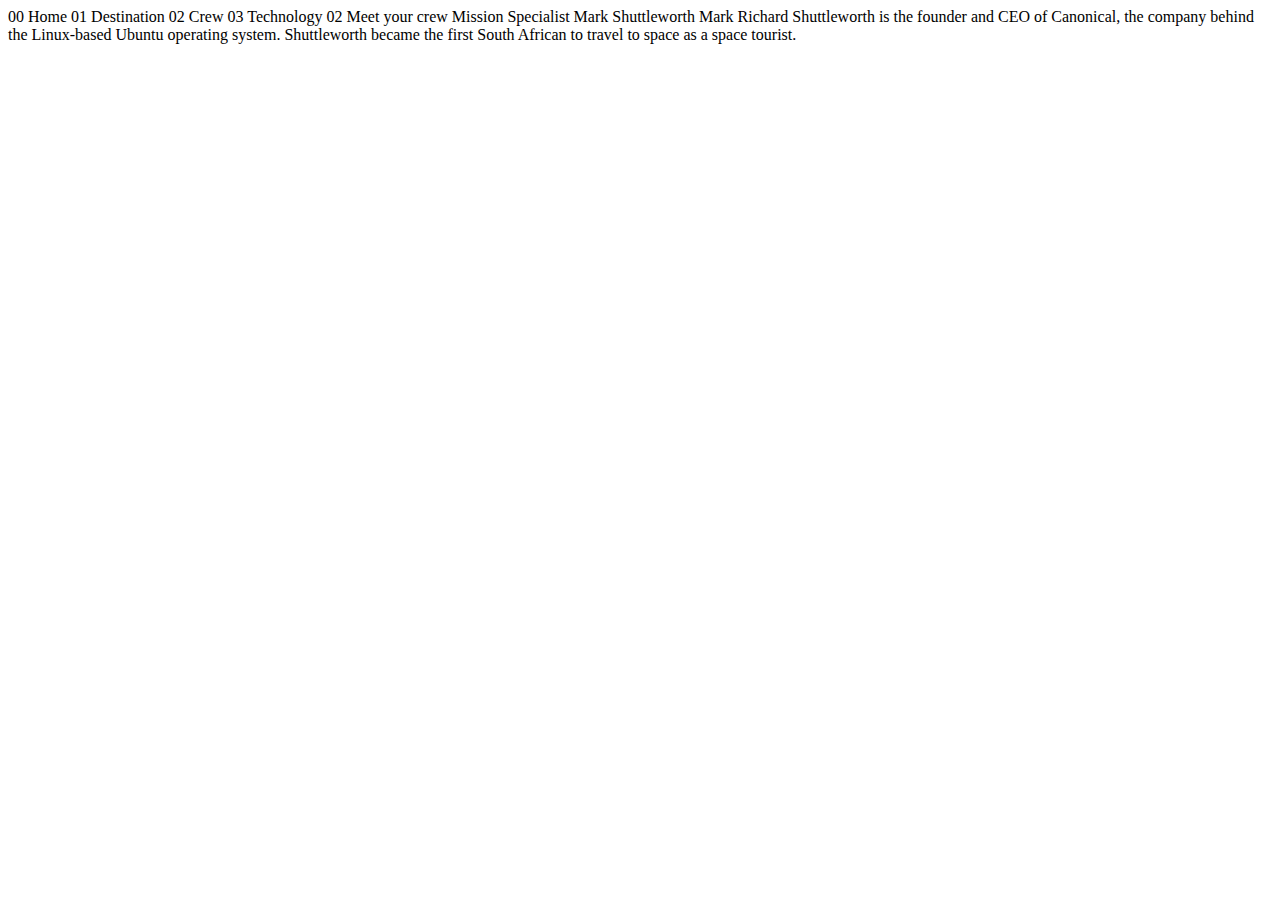
<file: starter-code/crew-specialist.html>
<!DOCTYPE html>
<html lang="en">
<head>
  <meta charset="UTF-8">
  <meta name="viewport" content="width=device-width, initial-scale=1.0">

  <link rel="icon" type="image/png" sizes="32x32" href="./assets/favicon-32x32.png">
  
  <title>Frontend Mentor | Space tourism website</title>
</head>
<body>

  00 Home
  01 Destination
  02 Crew
  03 Technology

  02 Meet your crew

  Mission Specialist
  Mark Shuttleworth

  Mark Richard Shuttleworth is the founder and CEO of Canonical, the company behind 
  the Linux-based Ubuntu operating system. Shuttleworth became the first South 
  African to travel to space as a space tourist.
</body>
</html>
</file>
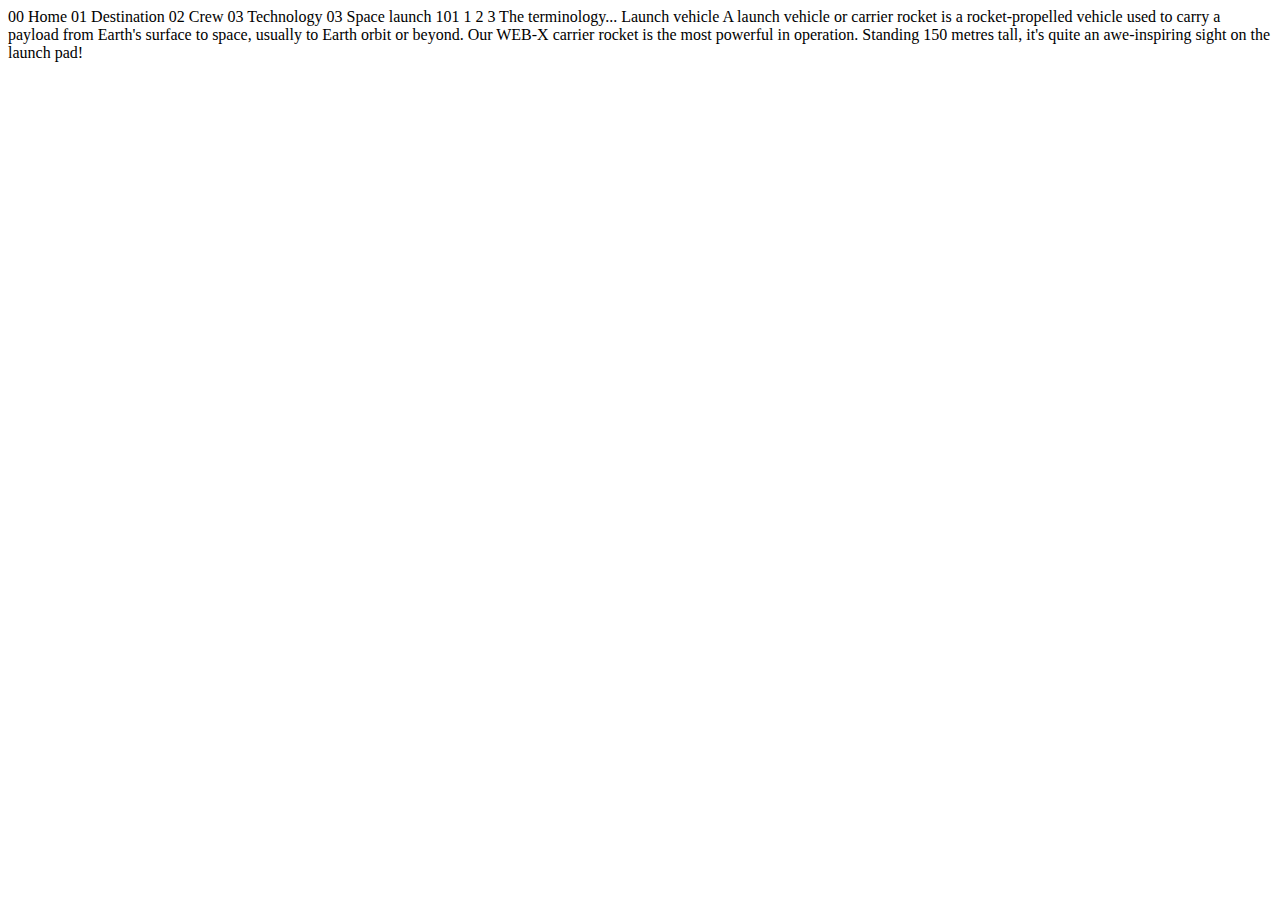
<file: starter-code/technology-vehicle.html>
<!DOCTYPE html>
<html lang="en">
<head>
  <meta charset="UTF-8">
  <meta name="viewport" content="width=device-width, initial-scale=1.0">

  <link rel="icon" type="image/png" sizes="32x32" href="./assets/favicon-32x32.png">
  
  <title>Frontend Mentor | Space tourism website</title>
</head>
<body>

  00 Home
  01 Destination
  02 Crew
  03 Technology

  03 Space launch 101

  1
  2
  3

  The terminology...
  Launch vehicle

  A launch vehicle or carrier rocket is a rocket-propelled vehicle used to carry a 
  payload from Earth's surface to space, usually to Earth orbit or beyond. Our 
  WEB-X carrier rocket is the most powerful in operation. Standing 150 metres tall, 
  it's quite an awe-inspiring sight on the launch pad!
</body>
</html>
</file>
<file: index.css>
/* ------------------- */
/* Custom properties   */
/* ------------------- */

:root {
  /* colors */
  --clr-dark: 230 35% 7%;
  --clr-light: 231 77% 90%;
  --clr-white: 0 0% 100%;

  /* font-sizes */
  --fs-900: clamp(5rem, 8vw + 1rem, 9.375rem);
  --fs-800: 3.5rem;
  --fs-700: 1.5rem;
  --fs-600: 1rem;
  --fs-500: 1rem;
  --fs-400: 0.9375rem;
  --fs-300: 1rem;
  --fs-200: 0.875rem;

  /* font-families */
  --ff-serif: "Bellefair", serif;
  --ff-sans-cond: "Barlow Condensed", sans-serif;
  --ff-sans-normal: "Barlow", sans-serif;
}

@media (min-width: 35em) {
  :root {
    --fs-800: 5rem;
    --fs-700: 2.5rem;
    --fs-600: 1.5rem;
    --fs-500: 1.25rem;
    --fs-400: 1rem;
  }
}

@media (min-width: 45em) {
  :root {
    /* font-sizes */
    --fs-800: 6.25rem;
    --fs-700: 3.5rem;
    --fs-600: 2rem;
    --fs-500: 1.75rem;
    --fs-400: 1.125rem;
  }
}

/* ------------------- */
/* Reset               */
/* ------------------- */

/* https://piccalil.li/blog/a-modern-css-reset/ */

/* Box sizing */
*,
*::before,
*::after {
  box-sizing: border-box;
}

/* Reset margins */
body,
h1,
h2,
h3,
h4,
h5,
p,
figure,
picture {
  margin: 0;
}

h1,
h2,
h3,
h4,
h5,
h6,
p {
  font-weight: 400;
}

/* set up the body */
body {
  font-family: var(--ff-sans-normal);
  font-size: var(--fs-400);
  color: hsl(var(--clr-white));
  background-color: hsl(var(--clr-dark));
  line-height: 1.5;
  min-height: 100vh;

  display: grid;
  grid-template-rows: min-content 1fr;

  overflow-x: hidden;
}

/* make images easier to work with */
img,
picutre {
  max-width: 100%;
  display: block;
}

/* make form elements easier to work with */
input,
button,
textarea,
select {
  font: inherit;
}

/* remove animations for people who've turned them off */
@media (prefers-reduced-motion: reduce) {
  *,
  *::before,
  *::after {
    animation-duration: 0.01ms !important;
    animation-iteration-count: 1 !important;
    transition-duration: 0.01ms !important;
    scroll-behavior: auto !important;
  }
}

/* ------------------- */
/* Utility classes     */
/* ------------------- */

/* general */

.flex {
  display: flex;
  gap: var(--gap, 1rem);
}

.grid {
  display: grid;
  gap: var(--gap, 1rem);
}

.d-block {
  display: block;
}

.flow > *:where(:not(:first-child)) {
  margin-top: var(--flow-space, 1rem);
}

.flow--space-small {
  --flow-space: 0.75rem;
}

.container {
  padding-inline: 2em;
  margin-inline: auto;
  max-width: 80rem;
}

.sr-only {
  position: absolute;
  width: 1px;
  height: 1px;
  padding: 0;
  margin: -1px;
  overflow: hidden;
  clip: rect(0, 0, 0, 0);
  white-space: nowrap; /* added line */
  border: 0;
}

.skip-to-content {
  position: absolute;
  z-index: 9999;
  background: hsl(var(--clr-white));
  color: hsl(var(--clr-dark));
  padding: 0.5em 1em;
  margin-inline: auto;
  transform: translateY(-100%);
  transition: transform 250ms ease-in;
}

.skip-to-content:focus {
  transform: translateY(0);
}

/* colors */

.bg-dark {
  background-color: hsl(var(--clr-dark));
}
.bg-accent {
  background-color: hsl(var(--clr-light));
}
.bg-white {
  background-color: hsl(var(--clr-white));
}

.text-dark {
  color: hsl(var(--clr-dark));
}
.text-accent {
  color: hsl(var(--clr-light));
}
.text-white {
  color: hsl(var(--clr-white));
}

/* typography */

.ff-serif {
  font-family: var(--ff-serif);
}
.ff-sans-cond {
  font-family: var(--ff-sans-cond);
}
.ff-sans-normal {
  font-family: var(--ff-sans-normal);
}

.letter-spacing-1 {
  letter-spacing: 4.75px;
}
.letter-spacing-2 {
  letter-spacing: 2.7px;
}
.letter-spacing-3 {
  letter-spacing: 2.35px;
}

.uppercase {
  text-transform: uppercase;
}

.fs-900 {
  font-size: var(--fs-900);
}
.fs-800 {
  font-size: var(--fs-800);
}
.fs-700 {
  font-size: var(--fs-700);
}
.fs-600 {
  font-size: var(--fs-600);
}
.fs-500 {
  font-size: var(--fs-500);
}
.fs-400 {
  font-size: var(--fs-400);
}
.fs-300 {
  font-size: var(--fs-300);
}
.fs-200 {
  font-size: var(--fs-200);
}

.fs-900,
.fs-800,
.fs-700,
.fs-600 {
  line-height: 1.1;
}

.numbered-title {
  font-family: var(--ff-sans-cond);
  font-size: var(--fs-500);
  text-transform: uppercase;
  letter-spacing: 4.72px;
}

.numbered-title span {
  margin-right: 0.5em;
  font-weight: 700;
  color: hsl(var(--clr-white) / 0.25);
}

/* ------------------- */
/* Compontents         */
/* ------------------- */

.large-button {
  font-size: 2rem;
  position: relative;
  z-index: 1;
  display: inline-grid;
  place-items: center;
  padding: 0 2em;
  border-radius: 50%;
  aspect-ratio: 1;
  text-decoration: none;
}

.large-button::after {
  content: "";
  position: absolute;
  z-index: -1;
  width: 100%;
  height: 100%;
  background: hsl(var(--clr-white) / 0.1);
  border-radius: 50%;
  opacity: 0;
  transition: opacity 500ms linear, transform 750ms ease-in-out;
}

.large-button:hover::after,
.large-button:focus::after {
  opacity: 1;
  transform: scale(1.5);
}

/* primary-header */

.logo {
  margin: 1.5rem clamp(1.5rem, 5vw, 3.5rem);
}

.primary-header {
  justify-content: space-between;
  align-items: center;
}

.primary-navigation {
  --gap: clamp(1.5rem, 5vw, 3.5rem);
  --underline-gap: 2rem;
  list-style: none;
  padding: 0;
  margin: 0;
  background: hsl(var(--clr-white) / 0.05);
  backdrop-filter: blur(1.5rem);
}

.primary-navigation a {
  text-decoration: none;
}

.primary-navigation a > span {
  font-weight: 700;
  margin-right: 0.5em;
}

.mobile-nav-toggle {
  display: none;
}

@media (max-width: 35rem) {
  .primary-navigation {
    --underline-gap: 0.5rem;
    position: fixed;
    z-index: 1000;
    inset: 0 0 0 30%;
    list-style: none;
    padding: min(20rem, 15vh) 2rem;
    margin: 0;
    flex-direction: column;
    transform: translateX(100%);
    transition: transform 500ms ease-in-out;
  }

  .primary-navigation[data-visible="true"] {
    transform: translateX(0);
  }

  .primary-navigation.underline-indicators > .active {
    border: 0;
  }

  .mobile-nav-toggle {
    display: block;
    position: absolute;
    z-index: 2000;
    right: 1rem;
    top: 2rem;
    background: transparent;
    background-image: url(./assets/shared/icon-hamburger.svg);
    background-repeat: no-repeat;
    background-position: center;
    width: 1.5rem;
    aspect-ratio: 1;
    border: 0;
  }

  .mobile-nav-toggle:focus-visible {
    outline: 5px solid white;
    outline-offset: 5px;
  }
}

@media (min-width: 35em) {
  .primary-navigation {
    padding-inline: clamp(3rem, 7vw, 7rem);
  }
}

@media (min-width: 35em) and (max-width: 44.999em) {
  .primary-navigation a > span {
    display: none;
  }
}

@media (min-width: 45em) {
  .primary-header::after {
    content: "";
    display: block;
    position: relative;
    height: 1px;
    width: 100%;
    margin-right: -2.5rem;
    background: hsl(var(--clr-white) / 0.25);
    order: 1;
  }

  nav {
    order: 2;
  }

  .primary-navigation {
    margin-block: 2rem;
  }
}

.underline-indicators > * {
  cursor: pointer;
  padding: var(--underline-gap, 0.5rem) 0;
  border: 0;
  border-bottom: 0.2rem solid hsl(var(--clr-white) / 0);
  background-color: transparent;
}

.underline-indicators > *:hover,
.underline-indicators > *:focus {
  border-color: hsl(var(--clr-white) / 0.5);
}

.underline-indicators > .active,
.underline-indicators > [aria-selected="true"] {
  color: hsl(var(--clr-white) / 1);
  border-color: hsl(var(--clr-white) / 1);
}

.tab-list {
  --gap: 2rem;
}

.dot-indicators > * {
  cursor: pointer;
  border: 0;
  border-radius: 50%;
  padding: 0.5em;
  background-color: hsl(var(--clr-white) / 0.25);
}

.dot-indicators > *:hover,
.dot-indicators > *:focus {
  background-color: hsl(var(--clr-white) / 0.5);
}

.dot-indicators > [aria-selected="true"] {
  background-color: hsl(var(--clr-white) / 1);
}

.number-indicators > * {
  cursor: pointer;
  border: 0.1rem solid hsl(var(--clr-light) / 0.25);
  place-items: center;
  padding: 0 1em;
  border-radius: 50%;
  aspect-ratio: 1;
  background-color: transparent;
}

.number-indicators > *:hover,
.number-indicators > *:focus {
  border-color: hsl(var(--clr-white) / 1);
}

.number-indicators > [aria-selected="true"] {
  background-color: hsl(var(--clr-white) / 1);
  color: hsl(var(--clr-dark));
}

/* ----------------------------- */
/* Page specific background      */
/* ----------------------------- */
body {
  background-size: cover;
  background-position: bottom center;
}
/* home */
.home {
  background-image: url(./assets/home/background-home-mobile.jpg);
}

@media (min-width: 35rem) {
  .home {
    background-position: center center;
    background-image: url(./assets/home/background-home-tablet.jpg);
  }
}

@media (min-width: 45rem) {
  .home {
    background-image: url(./assets/home/background-home-desktop.jpg);
  }
}

/* destination */
.destination {
  background-image: url(./assets/destination/background-destination-mobile.jpg);
}

@media (min-width: 35rem) {
  .destination {
    background-position: center center;
    background-image: url(./assets/destination/background-destination-tablet.jpg);
  }
}

@media (min-width: 45rem) {
  .destination {
    background-image: url(./assets/destination/background-destination-desktop.jpg);
  }
}

/* crew */
.crew {
  background-image: url(./assets/crew/background-crew-mobile.jpg);
}

@media (min-width: 35rem) {
  .crew {
    background-position: center center;
    background-image: url(./assets/crew/background-crew-tablet.jpg);
  }
}

@media (min-width: 45rem) {
  .crew {
    background-image: url(./assets/crew/background-crew-desktop.jpg);
  }
}

/* technology */
.technology {
  background-image: url(./assets/technology/background-technology-mobile.jpg);
}

@media (min-width: 35rem) {
  .technology {
    background-position: center center;
    background-image: url(./assets/technology/background-technology-tablet.jpg);
  }
}

@media (min-width: 45rem) {
  .technology {
    background-image: url(./assets/technology/background-technology-desktop.jpg);
  }
}

/* ----------------------------- */
/* Layout                        */
/* ----------------------------- */

.grid-container {
  text-align: center;
  display: grid;
  place-items: center;
  padding-inline: 1rem;
  padding-bottom: 4rem;
}

.grid-container p:not([class]) {
  max-width: 50ch;
}

.numbered-title {
  grid-area: title;
}

/* destination layout */

.grid-container--destination {
  --flow-space: 2rem;
  grid-template-areas:
    "title"
    "image"
    "tabs"
    "content";
}

.grid-container--destination > picture {
  grid-area: image;
  max-width: 60%;
  align-self: start;
}

.grid-container--destination > .tab-list {
  grid-area: tabs;
}

.grid-container--destination > .destination-info {
  grid-area: content;
}

.destination-meta {
  flex-direction: column;
  border-top: 1px solid hsl(var(--clr-white) / 0.1);
  padding-top: 2.5rem;
  margin-top: 2.5rem;
}

.destination-meta p {
  font-size: 1.75rem;
}

/* crew layout */

.grid-container--crew {
  --flow-space: 2rem;
  grid-template-areas:
    "title"
    "image"
    "tabs"
    "content";
}

.grid-container--crew > picture {
  grid-area: image;
  max-width: 60%;
  border-bottom: 1px solid hsl(var(--clr-white) / 0.1);
}

.grid-container--crew > .dot-indicators {
  grid-area: tabs;
}

.grid-container--crew > .crew-details {
  grid-area: content;
}

.crew-details h2 {
  color: hsl(var(--clr-white) / 0.5);
}

/* technology */

.grid-container--technology {
  --flow-space: 0.25rem;
  grid-template-areas:
    "title"
    "image"
    "tabs"
    "content";
  padding-inline: 0;
}

.grid-container--technology > picture {
  grid-area: image;
  max-width: 100%;
}

.grid-container--technology > .number-indicators {
  grid-area: tabs;
}

.grid-container--technology > .technology-details {
  grid-area: content;
}

.technology-details {
  padding-inline: 2rem;
}

.technology-details h2 {
  color: hsl(var(--clr-light));
}

@media (min-width: 35em) {
  .numbered-title {
    justify-self: start;
    margin-top: 2rem;
  }

  .destination-meta {
    flex-direction: row;
    justify-content: space-evenly;
  }

  .grid-container--crew {
    padding-bottom: 0;
    grid-template-areas:
      "title"
      "content"
      "tabs"
      "image";
  }
}

@media (min-width: 45em) {
  .grid-container {
    text-align: left;
    column-gap: var(--container-gap, 2rem);
    grid-template-columns: minmax(1rem, 1fr) repeat(2, minmax(0, 30rem)) minmax(
        1rem,
        1fr
      );
  }

  .grid-container--home {
    padding-bottom: max(6rem, 20vh);
    align-items: end;
  }

  .grid-container--home > *:first-child {
    grid-column: 2;
  }

  .grid-container--home > *:last-child {
    grid-column: 3;
  }

  .grid-container--destination {
    justify-items: start;
    align-content: start;
    grid-template-areas:
      ". title title ."
      ". image tabs ."
      ". image content .";
  }

  .grid-container--destination > picture,
  .grid-container--crew > picture {
    max-width: 90%;
  }

  .destination-meta {
    --gap: min(6vw, 6rem);
    justify-content: start;
  }

  .grid-container--crew {
    grid-template-columns: minmax(1rem, 1fr) minmax(0, 38rem) minmax(0, 22rem) minmax(
        1rem,
        1fr
      );
    justify-items: start;
    grid-template-areas:
      ". title title ."
      ". content image ."
      ". tabs image .";
  }

  .grid-container--crew > picture {
    grid-column: span 2;
    align-self: end;
    max-width: 90%;
  }
}
</file>
